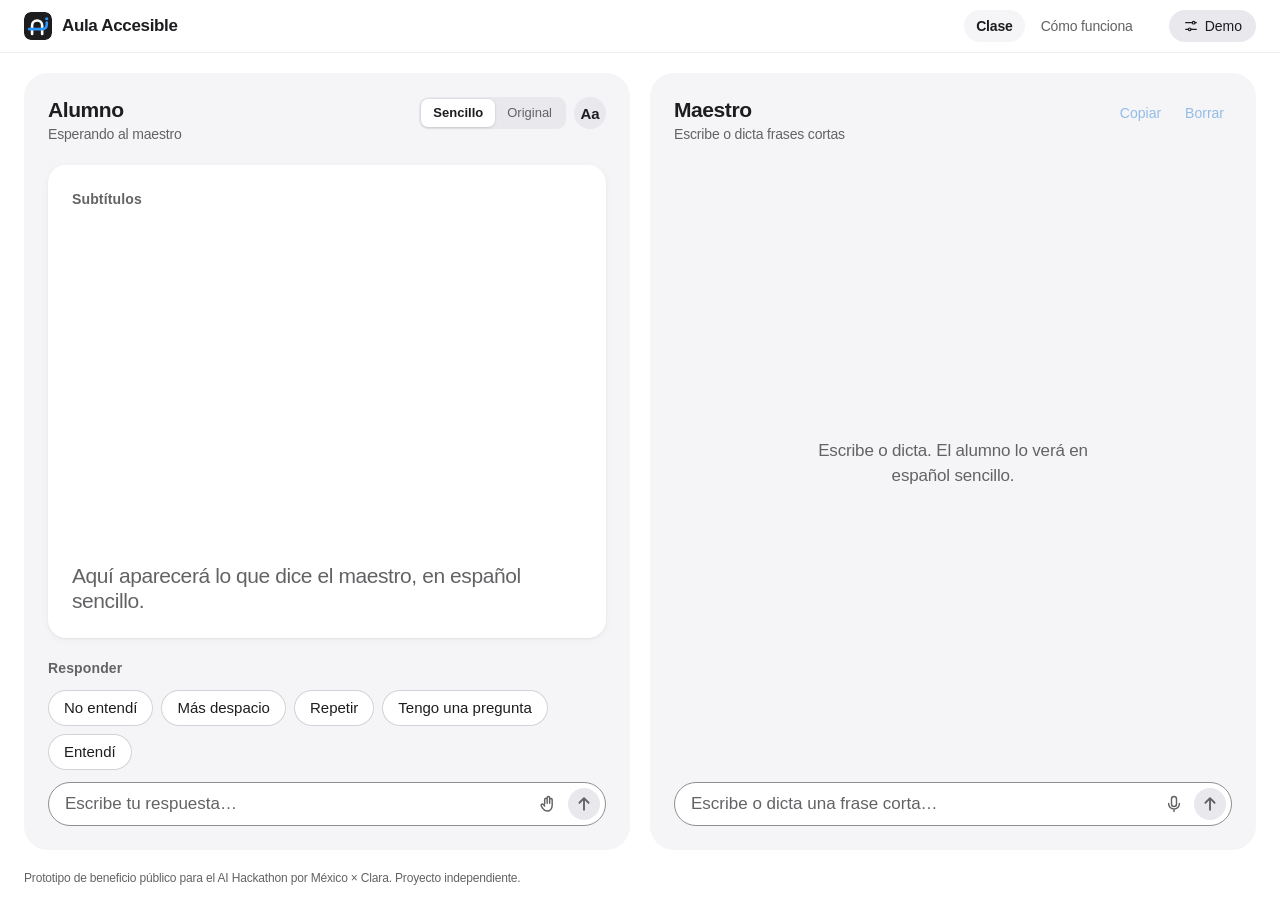
<file: index.html>
<!doctype html>
<html lang="es-MX">
<head>
  <meta charset="utf-8">
  <meta name="viewport" content="width=device-width, initial-scale=1">
  <title>Aula Accesible · Subtítulos claros para el salón</title>
  <meta name="description" content="Subtítulos en vivo en español sencillo, palabras clave y respuestas rápidas para alumnos sordos en el salón de clases.">
  <meta name="theme-color" content="#FFFFFF">
  <link rel="icon" href="assets/img/logo.svg" type="image/svg+xml">
  <link rel="apple-touch-icon" href="assets/img/logo-180.png">
  <link rel="stylesheet" href="css/main.css">
  <script type="module" src="js/main.js"></script>
</head>
<body class="page">

  <!-- ====================================================================
       Sprite de íconos (trazo de 1.75, estilo lineal)
       Uso: <svg class="icon"><use href="#icon-mic"></use></svg>
       ==================================================================== -->
  <svg xmlns="http://www.w3.org/2000/svg" hidden>
    <symbol id="icon-mic" viewBox="0 0 24 24"><path d="M9 6a3 3 0 0 1 6 0v6a3 3 0 0 1-6 0zM5.5 11.5a6.5 6.5 0 0 0 13 0M12 18v3"/></symbol>
    <symbol id="icon-stop" viewBox="0 0 24 24"><rect x="7" y="7" width="10" height="10" rx="2"/></symbol>
    <symbol id="icon-send" viewBox="0 0 24 24"><path d="M12 19V5M6.5 10.5 12 5l5.5 5.5"/></symbol>
    <symbol id="icon-hand" viewBox="0 0 24 24"><path d="M8 12V6.5a1.5 1.5 0 0 1 3 0V11M11 10.5v-6a1.5 1.5 0 0 1 3 0V11M14 7a1.5 1.5 0 0 1 3 0v6.5c0 4-2.5 7-6 7-2.5 0-4-1.2-5.3-3.2L4 14.5a1.5 1.5 0 0 1 2.4-1.8L8 14.5"/></symbol>
    <symbol id="icon-camera" viewBox="0 0 24 24"><rect x="3" y="7" width="12" height="10" rx="2"/><path d="m15 10.5 5.5-3v9l-5.5-3"/></symbol>
    <symbol id="icon-check" viewBox="0 0 24 24"><path d="M5 12.5l4.5 4.5L19 7.5"/></symbol>
    <symbol id="icon-alert" viewBox="0 0 24 24"><path d="M12 4 2.8 19.5h18.4L12 4zM12 10v4M12 17h.01"/></symbol>
    <symbol id="icon-info" viewBox="0 0 24 24"><circle cx="12" cy="12" r="9"/><path d="M12 11v5M12 8h.01"/></symbol>
    <symbol id="icon-wifi-off" viewBox="0 0 24 24"><path d="M3 3l18 18M8.5 16.5a5 5 0 0 1 7 0M5 13a10 10 0 0 1 5-2.7M14 10.3A10 10 0 0 1 19 13M2 9.5a15 15 0 0 1 4.5-2.8M12 20h.01"/></symbol>
    <symbol id="icon-sliders" viewBox="0 0 24 24"><path d="M4 7h10M18 7h2M4 17h4M12 17h8"/><circle cx="16" cy="7" r="2"/><circle cx="10" cy="17" r="2"/></symbol>
    <symbol id="icon-close" viewBox="0 0 24 24"><path d="M6 6l12 12M18 6 6 18"/></symbol>
    <symbol id="icon-chevron" viewBox="0 0 24 24"><path d="m9 6 6 6-6 6"/></symbol>
  </svg>

  <a class="skip-link" href="#main">Saltar al contenido</a>

  <!-- ====================================================================
       Cabecera
       ==================================================================== -->
  <header class="header">
    <div class="header__inner container">
      <a class="brand" href="index.html" aria-label="Aula Accesible, inicio">
        <img class="brand__logo" src="assets/img/logo.svg" alt="" width="28" height="28">
        <span class="brand__name">Aula Accesible</span>
      </a>
      <nav class="nav" aria-label="Principal">
        <a class="nav__link" href="index.html" aria-current="page">Clase</a>
        <a class="nav__link" href="fuentes.html">Cómo funciona</a>
      </nav>
      <button class="button button--secondary button--sm" type="button" data-demo-toggle aria-expanded="false" aria-controls="demo-panel" hidden>
        <svg class="icon icon--sm" aria-hidden="true"><use href="#icon-sliders"></use></svg>Demo
      </button>
    </div>
  </header>

  <main id="main" class="live container" tabindex="-1">

    <div class="banner" data-offline-banner role="alert" hidden>
      <svg class="icon" aria-hidden="true"><use href="#icon-wifi-off"></use></svg>
      <p class="banner__text">Sin conexión. Los mensajes no se pueden simplificar.</p>
      <button class="button button--plain button--sm" type="button" data-action="reconnect">Reintentar</button>
    </div>

    <div class="live__grid">

      <!-- ================================================================
           Panel del alumno
           ================================================================ -->
      <section class="panel" data-panel="alumno" aria-labelledby="alumno-title">
        <header class="panel__header">
          <div>
            <h2 class="panel__title" id="alumno-title">Alumno</h2>
            <p class="panel__status" data-status>
              <span class="pulse" data-status-pulse aria-hidden="true" hidden></span>
              <span data-status-text>Esperando al maestro</span>
            </p>
          </div>
          <div class="panel__tools">
            <div class="segmented" role="group" aria-label="Versión del texto">
              <button class="segmented__option" type="button" data-subtitle-mode="simple" aria-pressed="true">Sencillo</button>
              <button class="segmented__option" type="button" data-subtitle-mode="original" aria-pressed="false">Original</button>
            </div>
            <button class="button button--secondary button--icon" type="button" data-action="toggle-large-text" aria-pressed="false" aria-label="Texto grande" title="Texto grande">Aa</button>
          </div>
        </header>

        <!-- Subtítulos: lo último que dijo el maestro -->
        <div class="captions" data-captions aria-labelledby="captions-label">
          <p class="captions__label" id="captions-label" data-captions-label>Subtítulos</p>
          <p class="captions__previous" data-captions-previous hidden></p>
          <p class="captions__current" data-captions-current aria-live="polite">Aquí aparecerá lo que dice el maestro, en español sencillo.</p>
          <figure class="captions__video" data-captions-video hidden>
            <video data-captions-video-player playsinline muted controls></video>
            <figcaption class="captions__video-note">Animación en señas · experimental, no es una traducción validada</figcaption>
          </figure>
        </div>

        <!-- Palabras clave del último mensaje -->
        <section class="terms" data-terms aria-labelledby="terms-title" hidden>
          <h3 class="section-label" id="terms-title">Palabras clave</h3>
          <ul class="terms__list" data-terms-list></ul>
        </section>

        <!-- Señas · experimental -->
        <section class="lab" data-lab aria-labelledby="lab-title" hidden>
          <div class="lab__header">
            <h3 class="section-label" id="lab-title">Responder con señas <span class="badge">Experimental</span></h3>
            <button class="button button--plain button--sm" type="button" data-action="toggle-lab">Cerrar</button>
          </div>
          <div class="lab__body">
            <div class="lab__camera" data-lab-camera>
              <video class="lab__video" data-camera-video playsinline muted hidden></video>
              <div class="lab__view" data-camera-view="off">
                <svg class="icon icon--lg" aria-hidden="true"><use href="#icon-camera"></use></svg>
                <p>Cámara apagada</p>
              </div>
              <div class="lab__view" data-camera-view="asking" hidden><p>Esperando permiso…</p></div>
              <div class="lab__view lab__view--live" data-camera-view="active" hidden>
                <p class="lab__chip" data-camera-chip>En vivo</p>
              </div>
              <div class="lab__view" data-camera-view="paused" hidden><p>Cámara en pausa</p></div>
              <div class="lab__view" data-camera-view="unavailable" hidden>
                <svg class="icon icon--lg" aria-hidden="true"><use href="#icon-alert"></use></svg>
                <p data-camera-error>Sin permiso para la cámara</p>
              </div>
            </div>
            <div class="lab__side">
              <p class="lab__help">Reconoce solo las señas de las respuestas rápidas. Revisa el texto antes de que se envíe.</p>
              <div class="lab__result" data-lab-result hidden>
                <p class="lab__result-label" data-lab-result-label>Interpretando…</p>
                <p class="lab__result-text" data-lab-result-text></p>
                <div class="progress" data-lab-progress hidden><span class="progress__bar"></span></div>
                <button class="button button--plain button--sm" type="button" data-action="discard-signs">Descartar</button>
              </div>
              <div class="lab__actions">
                <button class="button button--primary button--sm" type="button" data-action="camera-on" data-camera-start>Encender cámara</button>
                <button class="button button--secondary button--sm" type="button" data-action="camera-toggle-pause" data-camera-pause hidden>Pausar</button>
              </div>
            </div>
          </div>
        </section>

        <!-- Respuestas del alumno -->
        <footer class="panel__footer">
          <h3 class="section-label" id="replies-title">Responder</h3>
          <ul class="replies" aria-labelledby="replies-title" data-replies></ul>
          <form class="composer" data-writer>
            <label class="sr-only" for="alumno-input">Escribe tu respuesta</label>
            <textarea class="composer__input" id="alumno-input" data-writer-input rows="1" maxlength="300"
                      placeholder="Escribe tu respuesta…" autocomplete="off"></textarea>
            <button class="composer__button" type="button" data-action="toggle-lab" aria-pressed="false" aria-label="Responder con señas (experimental)" title="Responder con señas (experimental)">
              <svg class="icon" aria-hidden="true"><use href="#icon-hand"></use></svg>
            </button>
            <button class="composer__send" type="submit" data-writer-send aria-label="Enviar al maestro" disabled>
              <svg class="icon" aria-hidden="true"><use href="#icon-send"></use></svg>
            </button>
          </form>
        </footer>
      </section>

      <!-- ================================================================
           Panel del maestro
           ================================================================ -->
      <section class="panel" data-panel="maestro" aria-labelledby="maestro-title">
        <header class="panel__header">
          <div>
            <h2 class="panel__title" id="maestro-title">Maestro</h2>
            <p class="panel__status">Escribe o dicta frases cortas</p>
          </div>
          <div class="panel__tools">
            <button class="button button--plain button--sm" type="button" data-action="copy-conversation" disabled>Copiar</button>
            <button class="button button--plain button--sm" type="button" data-action="clear-conversation" disabled>Borrar</button>
          </div>
        </header>

        <ol class="conversation" data-conversation aria-label="Conversación" aria-live="polite"></ol>

        <footer class="panel__footer">
          <div class="hint-stack" data-composer-feedback></div>
          <form class="composer" data-composer>
            <label class="sr-only" for="composer-input">Mensaje para el alumno</label>
            <textarea class="composer__input" id="composer-input" data-composer-input rows="1"
                      placeholder="Escribe o dicta una frase corta…" autocomplete="off"></textarea>
            <button class="composer__button" type="button" data-action="toggle-mic" aria-pressed="false" aria-label="Dictar con el micrófono" title="Dictar con el micrófono">
              <svg class="icon" aria-hidden="true"><use href="#icon-mic" data-mic-icon></use></svg>
            </button>
            <button class="composer__send" type="submit" data-composer-send aria-label="Enviar al alumno" disabled>
              <svg class="icon" aria-hidden="true"><use href="#icon-send"></use></svg>
            </button>
          </form>
        </footer>
      </section>

    </div>
  </main>

  <footer class="footer">
    <div class="container">
      <p>Prototipo de beneficio público para el AI Hackathon por México × Clara. Proyecto independiente.</p>
    </div>
  </footer>

  <!-- Anuncios para lectores de pantalla -->
  <div class="sr-only" data-live-region aria-live="polite"></div>

  <!-- Mensaje temporal -->
  <div class="toast" data-toast role="status" hidden>
    <svg class="icon icon--sm" aria-hidden="true"><use href="#icon-check" data-toast-icon></use></svg>
    <p class="toast__text" data-toast-text></p>
    <button class="button button--plain button--sm" type="button" data-action="undo" data-toast-undo hidden>Deshacer</button>
    <button class="button button--icon button--ghost" type="button" data-action="close-toast" aria-label="Cerrar mensaje">
      <svg class="icon icon--sm" aria-hidden="true"><use href="#icon-close"></use></svg>
    </button>
  </div>

  <!-- Plantilla de mensaje -->
  <template id="message-template">
    <li class="message">
      <p class="message__bubble" data-message-text></p>
      <p class="message__meta" data-message-meta></p>
    </li>
  </template>

  <!-- Controles de demostración (solo con CONFIG.DEMO_MODE) -->
  <aside class="demo" id="demo-panel" data-demo-panel aria-labelledby="demo-title" hidden>
    <div class="demo__header">
      <h2 class="demo__title" id="demo-title">Demostración</h2>
      <button class="button button--icon button--ghost" type="button" data-demo-close aria-label="Cerrar">
        <svg class="icon icon--sm" aria-hidden="true"><use href="#icon-close"></use></svg>
      </button>
    </div>
    <p class="demo__note">Simulan dictado, simplificación y señas. Los textos son de ejemplo.</p>
    <div class="demo__group">
      <button class="demo__action" type="button" data-demo="example">Cargar clase de ejemplo</button>
      <button class="demo__action" type="button" data-demo="dictation">Simular dictado</button>
      <button class="demo__action" type="button" data-demo="signs">Simular señas</button>
      <button class="demo__action" type="button" data-demo="signs-fail">Señas no reconocidas</button>
    </div>
    <div class="demo__group">
      <button class="demo__action" type="button" data-demo="mic-denied">Micrófono sin permiso</button>
      <button class="demo__action" type="button" data-demo="camera-denied">Cámara sin permiso</button>
      <button class="demo__action" type="button" data-demo="offline">Perder conexión</button>
      <button class="demo__action" type="button" data-demo="reset">Reiniciar</button>
    </div>
    <label class="demo__option"><input type="checkbox" data-demo-fail>La próxima simplificación falla</label>
  </aside>

</body>
</html>
</file>
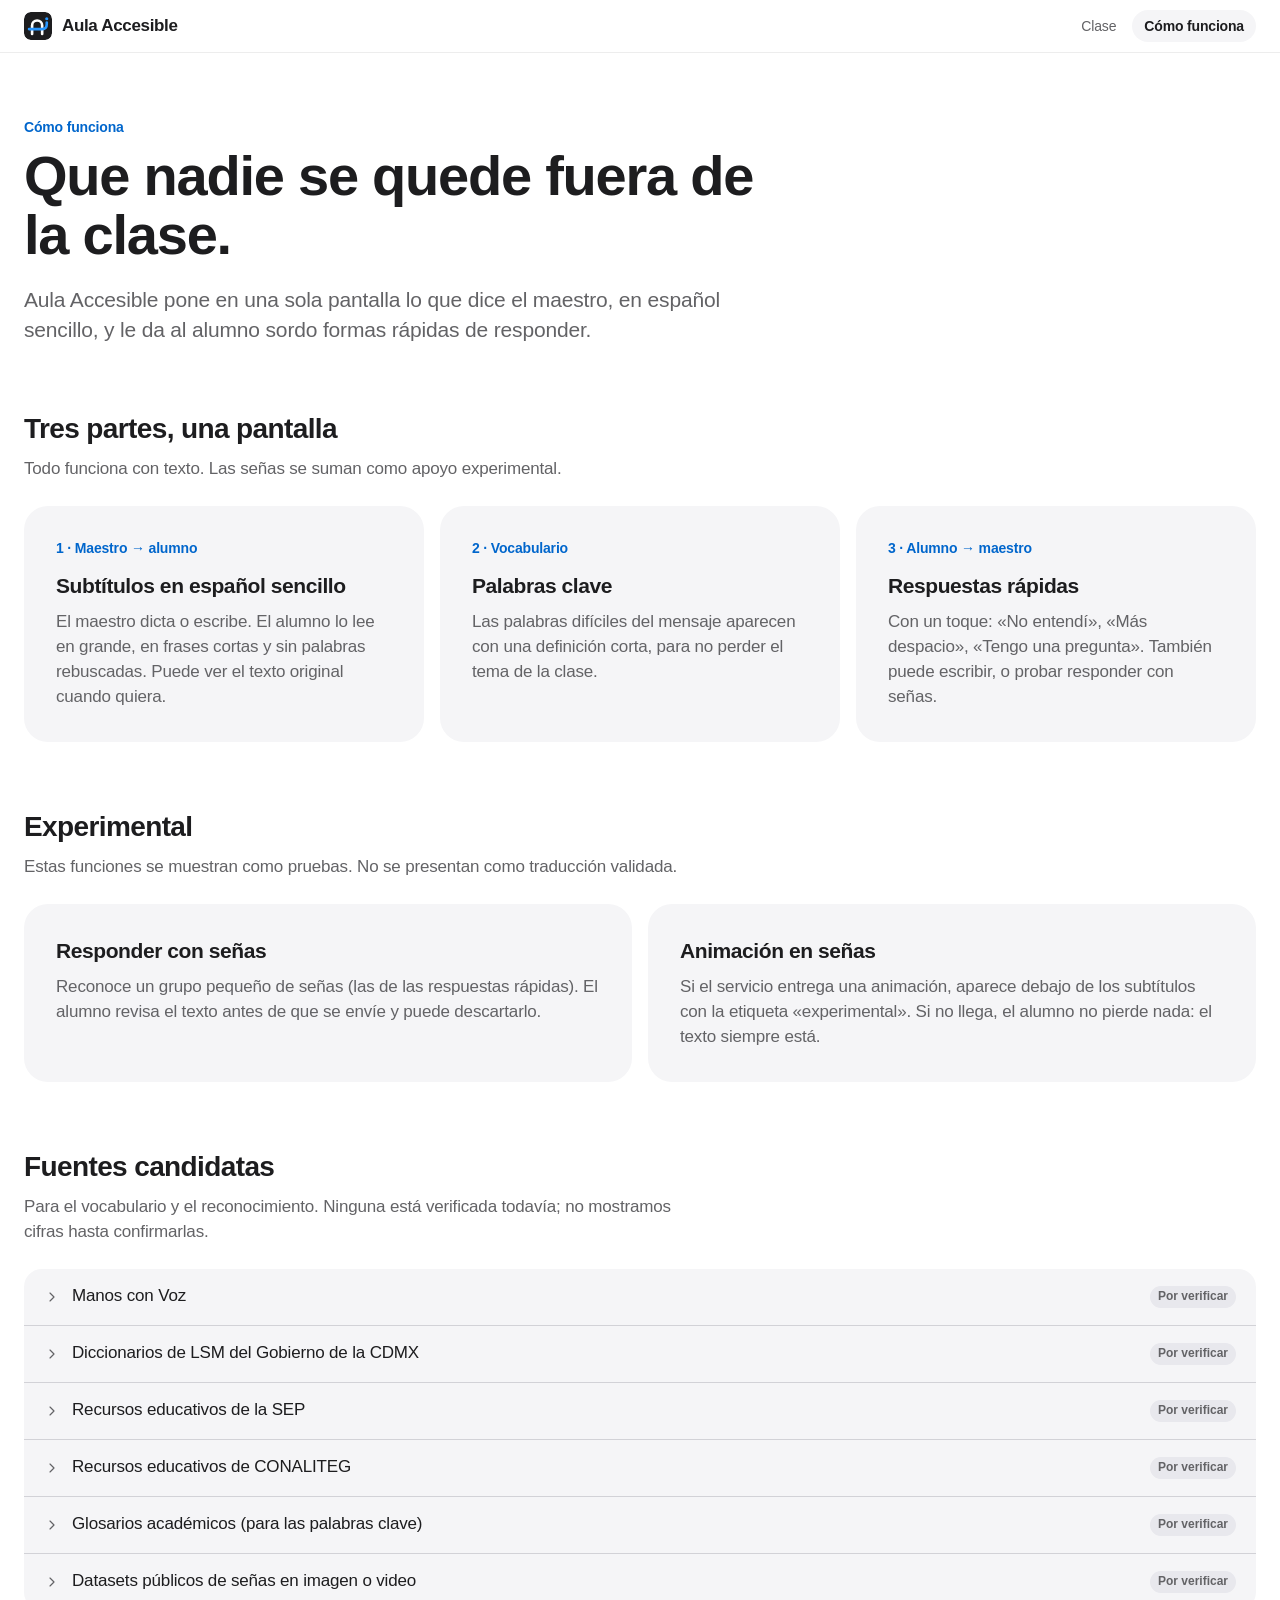
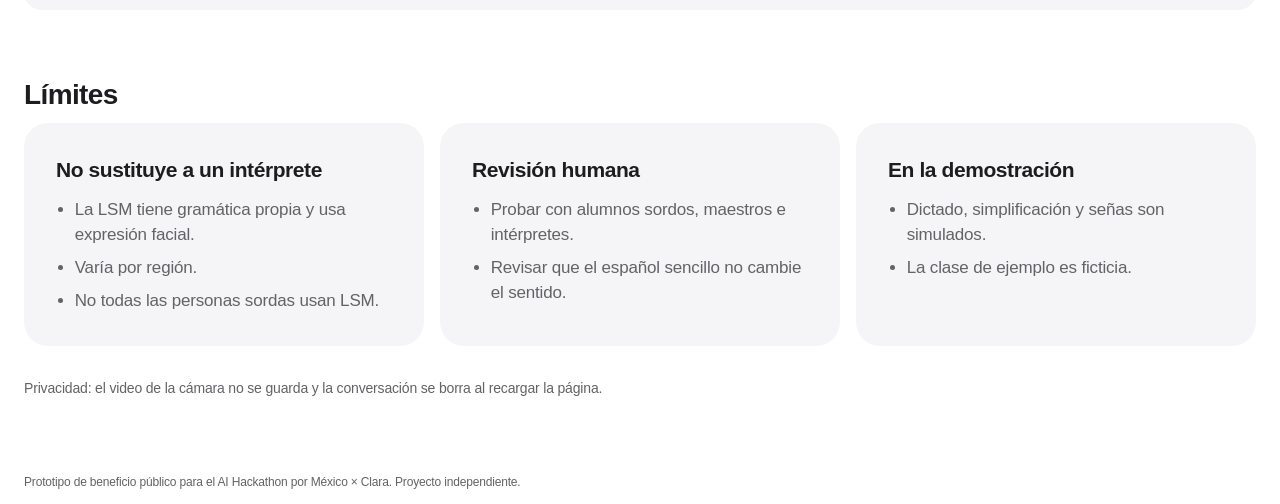
<file: fuentes.html>
<!doctype html>
<html lang="es-MX">
<head>
  <meta charset="utf-8">
  <meta name="viewport" content="width=device-width, initial-scale=1">
  <title>Cómo funciona · Aula Accesible</title>
  <meta name="description" content="Cómo funciona Aula Accesible, fuentes candidatas y límites del prototipo.">
  <meta name="theme-color" content="#FFFFFF">
  <link rel="icon" href="assets/img/logo.svg" type="image/svg+xml">
  <link rel="apple-touch-icon" href="assets/img/logo-180.png">
  <link rel="stylesheet" href="css/main.css">
</head>
<body class="page page--scroll">

  <svg xmlns="http://www.w3.org/2000/svg" hidden>
    <symbol id="icon-chevron" viewBox="0 0 24 24"><path d="m9 6 6 6-6 6"/></symbol>
  </svg>

  <a class="skip-link" href="#main">Saltar al contenido</a>

  <header class="header">
    <div class="header__inner container">
      <a class="brand" href="index.html" aria-label="Aula Accesible, inicio">
        <img class="brand__logo" src="assets/img/logo.svg" alt="" width="28" height="28">
        <span class="brand__name">Aula Accesible</span>
      </a>
      <nav class="nav" aria-label="Principal">
        <a class="nav__link" href="index.html">Clase</a>
        <a class="nav__link" href="fuentes.html" aria-current="page">Cómo funciona</a>
      </nav>
    </div>
  </header>

  <main id="main" class="content container" tabindex="-1">
    <div class="content__head">
      <p class="content__eyebrow">Cómo funciona</p>
      <h1 class="content__title">Que nadie se quede fuera de la clase.</h1>
      <p class="content__lead">Aula Accesible pone en una sola pantalla lo que dice el maestro, en español sencillo, y le da al alumno sordo formas rápidas de responder.</p>
    </div>

    <!-- ================================================================
         Tres partes
         ================================================================ -->
    <section class="content__section" aria-labelledby="partes-title">
      <h2 class="content__section-title" id="partes-title">Tres partes, una pantalla</h2>
      <p class="content__intro">Todo funciona con texto. Las señas se suman como apoyo experimental.</p>
      <div class="feature-grid">
        <article class="feature-card">
          <p class="feature-card__step">1 · Maestro → alumno</p>
          <h3 class="feature-card__title">Subtítulos en español sencillo</h3>
          <p class="feature-card__text">El maestro dicta o escribe. El alumno lo lee en grande, en frases cortas y sin palabras rebuscadas. Puede ver el texto original cuando quiera.</p>
        </article>
        <article class="feature-card">
          <p class="feature-card__step">2 · Vocabulario</p>
          <h3 class="feature-card__title">Palabras clave</h3>
          <p class="feature-card__text">Las palabras difíciles del mensaje aparecen con una definición corta, para no perder el tema de la clase.</p>
        </article>
        <article class="feature-card">
          <p class="feature-card__step">3 · Alumno → maestro</p>
          <h3 class="feature-card__title">Respuestas rápidas</h3>
          <p class="feature-card__text">Con un toque: «No entendí», «Más despacio», «Tengo una pregunta». También puede escribir, o probar responder con señas.</p>
        </article>
      </div>
    </section>

    <!-- ================================================================
         Experimental
         ================================================================ -->
    <section class="content__section" aria-labelledby="exp-title">
      <h2 class="content__section-title" id="exp-title">Experimental</h2>
      <p class="content__intro">Estas funciones se muestran como pruebas. No se presentan como traducción validada.</p>
      <div class="feature-grid">
        <article class="feature-card">
          <h3 class="feature-card__title">Responder con señas</h3>
          <p class="feature-card__text">Reconoce un grupo pequeño de señas (las de las respuestas rápidas). El alumno revisa el texto antes de que se envíe y puede descartarlo.</p>
        </article>
        <article class="feature-card">
          <h3 class="feature-card__title">Animación en señas</h3>
          <p class="feature-card__text">Si el servicio entrega una animación, aparece debajo de los subtítulos con la etiqueta «experimental». Si no llega, el alumno no pierde nada: el texto siempre está.</p>
        </article>
      </div>
    </section>

    <!-- ================================================================
         Fuentes candidatas
         ================================================================ -->
    <section class="content__section" aria-labelledby="fuentes-title">
      <h2 class="content__section-title" id="fuentes-title">Fuentes candidatas</h2>
      <p class="content__intro">Para el vocabulario y el reconocimiento. Ninguna está verificada todavía; no mostramos cifras hasta confirmarlas.</p>
      <ul class="source-list">
      <li class="source-list__item">
        <details>
          <summary class="source-list__summary">
            <svg class="icon icon--sm" aria-hidden="true"><use href="#icon-chevron"></use></svg>Manos con Voz
            <span class="badge">Por verificar</span>
          </summary>
          <div class="source-list__body">
            <dl class="data-grid">
              <div><dt class="data-grid__term">Institución o autor</dt><dd class="data-grid__value">Por verificar</dd></div>
              <div><dt class="data-grid__term">Enlace</dt><dd class="data-grid__value">Por verificar</dd></div>
              <div><dt class="data-grid__term">Fecha de consulta</dt><dd class="data-grid__value">Se registra al consultar</dd></div>
              <div><dt class="data-grid__term">Condiciones de uso</dt><dd class="data-grid__value">Por verificar</dd></div>
            </dl>
          </div>
        </details>
      </li>
      <li class="source-list__item">
        <details>
          <summary class="source-list__summary">
            <svg class="icon icon--sm" aria-hidden="true"><use href="#icon-chevron"></use></svg>Diccionarios de LSM del Gobierno de la CDMX
            <span class="badge">Por verificar</span>
          </summary>
          <div class="source-list__body">
            <dl class="data-grid">
              <div><dt class="data-grid__term">Institución o autor</dt><dd class="data-grid__value">Por verificar</dd></div>
              <div><dt class="data-grid__term">Enlace</dt><dd class="data-grid__value">Por verificar</dd></div>
              <div><dt class="data-grid__term">Fecha de consulta</dt><dd class="data-grid__value">Se registra al consultar</dd></div>
              <div><dt class="data-grid__term">Condiciones de uso</dt><dd class="data-grid__value">Por verificar</dd></div>
            </dl>
          </div>
        </details>
      </li>
      <li class="source-list__item">
        <details>
          <summary class="source-list__summary">
            <svg class="icon icon--sm" aria-hidden="true"><use href="#icon-chevron"></use></svg>Recursos educativos de la SEP
            <span class="badge">Por verificar</span>
          </summary>
          <div class="source-list__body">
            <dl class="data-grid">
              <div><dt class="data-grid__term">Institución o autor</dt><dd class="data-grid__value">Por verificar</dd></div>
              <div><dt class="data-grid__term">Enlace</dt><dd class="data-grid__value">Por verificar</dd></div>
              <div><dt class="data-grid__term">Fecha de consulta</dt><dd class="data-grid__value">Se registra al consultar</dd></div>
              <div><dt class="data-grid__term">Condiciones de uso</dt><dd class="data-grid__value">Por verificar</dd></div>
            </dl>
            <p class="source-list__note">Se revisa por separado de CONALITEG.</p>
          </div>
        </details>
      </li>
      <li class="source-list__item">
        <details>
          <summary class="source-list__summary">
            <svg class="icon icon--sm" aria-hidden="true"><use href="#icon-chevron"></use></svg>Recursos educativos de CONALITEG
            <span class="badge">Por verificar</span>
          </summary>
          <div class="source-list__body">
            <dl class="data-grid">
              <div><dt class="data-grid__term">Institución o autor</dt><dd class="data-grid__value">Por verificar</dd></div>
              <div><dt class="data-grid__term">Enlace</dt><dd class="data-grid__value">Por verificar</dd></div>
              <div><dt class="data-grid__term">Fecha de consulta</dt><dd class="data-grid__value">Se registra al consultar</dd></div>
              <div><dt class="data-grid__term">Condiciones de uso</dt><dd class="data-grid__value">Por verificar</dd></div>
            </dl>
            <p class="source-list__note">Se revisa por separado de la SEP.</p>
          </div>
        </details>
      </li>
      <li class="source-list__item">
        <details>
          <summary class="source-list__summary">
            <svg class="icon icon--sm" aria-hidden="true"><use href="#icon-chevron"></use></svg>Glosarios académicos (para las palabras clave)
            <span class="badge">Por verificar</span>
          </summary>
          <div class="source-list__body">
            <dl class="data-grid">
              <div><dt class="data-grid__term">Institución o autor</dt><dd class="data-grid__value">Por verificar</dd></div>
              <div><dt class="data-grid__term">Enlace</dt><dd class="data-grid__value">Por verificar</dd></div>
              <div><dt class="data-grid__term">Fecha de consulta</dt><dd class="data-grid__value">Se registra al consultar</dd></div>
              <div><dt class="data-grid__term">Condiciones de uso</dt><dd class="data-grid__value">Por verificar</dd></div>
            </dl>
          </div>
        </details>
      </li>
      <li class="source-list__item">
        <details>
          <summary class="source-list__summary">
            <svg class="icon icon--sm" aria-hidden="true"><use href="#icon-chevron"></use></svg>Datasets públicos de señas en imagen o video
            <span class="badge">Por verificar</span>
          </summary>
          <div class="source-list__body">
            <dl class="data-grid">
              <div><dt class="data-grid__term">Institución o autor</dt><dd class="data-grid__value">Por verificar</dd></div>
              <div><dt class="data-grid__term">Enlace</dt><dd class="data-grid__value">Por verificar</dd></div>
              <div><dt class="data-grid__term">Fecha de consulta</dt><dd class="data-grid__value">Se registra al consultar</dd></div>
              <div><dt class="data-grid__term">Condiciones de uso</dt><dd class="data-grid__value">Por verificar</dd></div>
            </dl>
            <p class="source-list__note">Kaggle o Roboflow solo alojan: se cita al autor real y su licencia.</p>
          </div>
        </details>
      </li>
      </ul>
    </section>

    <!-- ================================================================
         Límites
         ================================================================ -->
    <section class="content__section" aria-labelledby="limites-title">
      <h2 class="content__section-title" id="limites-title">Límites</h2>
      <div class="feature-grid">
        <article class="feature-card">
          <h3 class="feature-card__title">No sustituye a un intérprete</h3>
          <ul class="feature-card__list">
            <li>La LSM tiene gramática propia y usa expresión facial.</li>
            <li>Varía por región.</li>
            <li>No todas las personas sordas usan LSM.</li>
          </ul>
        </article>
        <article class="feature-card">
          <h3 class="feature-card__title">Revisión humana</h3>
          <ul class="feature-card__list">
            <li>Probar con alumnos sordos, maestros e intérpretes.</li>
            <li>Revisar que el español sencillo no cambie el sentido.</li>
          </ul>
        </article>
        <article class="feature-card">
          <h3 class="feature-card__title">En la demostración</h3>
          <ul class="feature-card__list">
            <li>Dictado, simplificación y señas son simulados.</li>
            <li>La clase de ejemplo es ficticia.</li>
          </ul>
        </article>
      </div>
      <p class="content__note">Privacidad: el video de la cámara no se guarda y la conversación se borra al recargar la página.</p>
    </section>
  </main>

  <footer class="footer">
    <div class="container">
      <p>Prototipo de beneficio público para el AI Hackathon por México × Clara. Proyecto independiente.</p>
    </div>
  </footer>

</body>
</html>
</file>
<file: css/main.css>
*,
*::before,
*::after {
  box-sizing: border-box;
}

html {
  -webkit-text-size-adjust: 100%;
}

body,
h1,
h2,
h3,
p,
ol,
ul,
dl,
dd,
figure {
  margin: 0;
}

ol,
ul {
  padding: 0;
}

img,
svg,
video {
  display: block;
  max-width: 100%;
}

button,
input,
textarea,
select {
  font: inherit;
  color: inherit;
}

[hidden] {
  display: none !important;
}

html {
  scroll-behavior: smooth;
}
@media (prefers-reduced-motion: reduce) {
  html {
    scroll-behavior: auto;
  }
}

body {
  font-family: -apple-system, BlinkMacSystemFont, "SF Pro Text", "Helvetica Neue", "Segoe UI", Roboto, Arial, sans-serif;
  font-size: 17px;
  line-height: 1.47;
  letter-spacing: -0.01em;
  color: #1D1D1F;
  background: #FFFFFF;
  -webkit-font-smoothing: antialiased;
  -moz-osx-font-smoothing: grayscale;
}

a {
  color: #0066CC;
  text-decoration: none;
}
a:hover {
  text-decoration: underline;
}

.page {
  display: flex;
  flex-direction: column;
  min-height: 100vh;
  min-height: 100dvh;
}
@media (min-width: 1000px) and (min-height: 640px) {
  .page {
    height: 100vh;
    height: 100dvh;
    overflow: hidden;
  }
}

@media (min-width: 1000px) and (min-height: 640px) {
  .page--scroll {
    height: auto;
    overflow: visible;
  }
}

.container {
  width: 100%;
  max-width: 1280px;
  margin-inline: auto;
  padding-inline: 24px;
}
@media (max-width: 560px) {
  .container {
    padding-inline: 16px;
  }
}

.icon {
  flex: none;
  width: 20px;
  height: 20px;
  fill: none;
  stroke: currentColor;
  stroke-width: 1.75;
  stroke-linecap: round;
  stroke-linejoin: round;
}

.icon--sm {
  width: 16px;
  height: 16px;
}

.icon--lg {
  width: 28px;
  height: 28px;
  stroke-width: 1.5;
}

.section-label {
  font-size: 14px;
  font-weight: 600;
  color: #636366;
  letter-spacing: 0.01em;
  display: flex;
  align-items: center;
  gap: 8px;
}

:focus-visible {
  outline: 3px solid rgba(0, 102, 204, 0.55);
  outline-offset: 2px;
}

.sr-only {
  position: absolute;
  width: 1px;
  height: 1px;
  padding: 0;
  margin: -1px;
  overflow: hidden;
  clip: rect(0, 0, 0, 0);
  white-space: nowrap;
  border: 0;
}

.skip-link {
  position: absolute;
  top: 8px;
  left: 8px;
  z-index: 100;
  padding: 8px 16px;
  border-radius: 980px;
  background: #1D1D1F;
  color: #FFFFFF;
  font-weight: 600;
  transform: translateY(-200%);
}
.skip-link:focus {
  transform: none;
}

@media (prefers-reduced-motion: reduce) {
  *,
  *::before,
  *::after {
    animation-duration: 0.01ms !important;
    animation-iteration-count: 1 !important;
    transition-duration: 0.01ms !important;
  }
}
.header {
  position: sticky;
  top: 0;
  z-index: 10;
  flex: none;
  border-bottom: 1px solid rgba(29, 29, 31, 0.08);
  background: rgba(255, 255, 255, 0.8);
  backdrop-filter: saturate(180%) blur(20px);
  -webkit-backdrop-filter: saturate(180%) blur(20px);
}

.header__inner {
  display: flex;
  align-items: center;
  gap: 24px;
  min-height: 52px;
}
@media (max-width: 560px) {
  .header__inner {
    gap: 8px;
  }
}

.brand {
  display: inline-flex;
  align-items: center;
  gap: 10px;
  color: #1D1D1F;
}
.brand:hover {
  text-decoration: none;
}

.brand__logo {
  border-radius: 7px;
}

.brand__name {
  font-size: 17px;
  font-weight: 600;
  letter-spacing: -0.02em;
}
@media (max-width: 560px) {
  .brand__name {
    display: none;
  }
}

.nav {
  display: flex;
  gap: 4px;
  margin-left: auto;
}

.nav__link {
  padding: 6px 12px;
  border-radius: 980px;
  font-size: 14px;
  color: #636366;
  white-space: nowrap;
  transition-property: color, background-color;
  transition-duration: 200ms;
  transition-timing-function: cubic-bezier(0.25, 0.1, 0.25, 1);
}
.nav__link:hover {
  color: #1D1D1F;
  text-decoration: none;
}
.nav__link[aria-current=page] {
  color: #1D1D1F;
  font-weight: 600;
  background: #F5F5F7;
}

.footer {
  flex: none;
  padding-block: 12px;
  font-size: 12px;
  color: #636366;
}

.live {
  display: flex;
  flex-direction: column;
  gap: 16px;
  padding-top: 20px;
  padding-bottom: 8px;
}
@media (min-width: 1000px) and (min-height: 640px) {
  .live {
    flex: 1;
    min-height: 0;
  }
}

.live__grid {
  display: grid;
  gap: 20px;
}
@media (min-width: 1000px) {
  .live__grid {
    grid-template-columns: 1fr 1fr;
  }
}
@media (min-width: 1000px) and (min-height: 640px) {
  .live__grid {
    flex: 1;
    min-height: 0;
  }
}

.content {
  padding-block: 64px 64px;
}
@media (max-width: 560px) {
  .content {
    padding-block: 32px;
  }
}

.content__head {
  max-width: 760px;
  margin-bottom: 48px;
}

.content__eyebrow {
  margin-bottom: 8px;
  font-size: 14px;
  font-weight: 600;
  color: #0066CC;
}

.content__title {
  font-family: -apple-system, BlinkMacSystemFont, "SF Pro Display", "Helvetica Neue", "Segoe UI", Roboto, Arial, sans-serif;
  font-size: 56px;
  font-weight: 700;
  line-height: 1.07;
  letter-spacing: -0.022em;
}
@media (max-width: 560px) {
  .content__title {
    font-size: 36px;
  }
}

.content__lead {
  margin-top: 20px;
  font-size: 21px;
  line-height: 1.4;
  color: #636366;
}

.content__section {
  margin-top: 64px;
}
@media (max-width: 560px) {
  .content__section {
    margin-top: 48px;
  }
}

.content__section-title {
  margin-bottom: 8px;
  font-family: -apple-system, BlinkMacSystemFont, "SF Pro Display", "Helvetica Neue", "Segoe UI", Roboto, Arial, sans-serif;
  font-size: 28px;
  font-weight: 600;
  letter-spacing: -0.022em;
}

.content__intro {
  max-width: 680px;
  margin-bottom: 24px;
  color: #636366;
}

.content__note {
  margin-top: 32px;
  font-size: 14px;
  color: #636366;
}

.button {
  margin: 0;
  padding: 0;
  border: 0;
  background: none;
  font: inherit;
  color: inherit;
  cursor: pointer;
  -webkit-tap-highlight-color: transparent;
  transition-property: background-color, color, opacity, box-shadow;
  transition-duration: 200ms;
  transition-timing-function: cubic-bezier(0.25, 0.1, 0.25, 1);
}
.button:disabled, .button[aria-disabled=true] {
  opacity: 0.4;
  cursor: not-allowed;
}
.button {
  display: inline-flex;
  flex: none;
  align-items: center;
  justify-content: center;
  gap: 6px;
  min-height: 44px;
  padding: 0 20px;
  border-radius: 980px;
  font-size: 15px;
  font-weight: 500;
  line-height: 1;
  white-space: nowrap;
}

.button--primary {
  background: #0066CC;
  color: #FFFFFF;
}
.button--primary:hover:not(:disabled) {
  background: #0058B0;
}

.button--secondary {
  background: #E8E8ED;
  color: #1D1D1F;
}
.button--secondary:hover:not(:disabled) {
  background: #DEDEE3;
}
.button--secondary[aria-pressed=true] {
  background: #1D1D1F;
  color: #FFFFFF;
}

.button--plain {
  min-height: 32px;
  padding: 0 8px;
  color: #0066CC;
}
.button--plain:hover:not(:disabled) {
  opacity: 0.75;
}

.button--ghost {
  color: #636366;
}
.button--ghost:hover:not(:disabled) {
  background: #E8E8ED;
  color: #1D1D1F;
}

.button--sm {
  min-height: 32px;
  padding-inline: 14px;
  font-size: 14px;
}

.button--icon {
  width: 32px;
  min-height: 32px;
  padding: 0;
  font-weight: 600;
}

.button--plain.button--sm {
  padding-inline: 8px;
}

.segmented {
  display: inline-flex;
  padding: 2px;
  border-radius: 9px;
  background: #E8E8ED;
}

.segmented__option {
  margin: 0;
  padding: 0;
  border: 0;
  background: none;
  font: inherit;
  color: inherit;
  cursor: pointer;
  -webkit-tap-highlight-color: transparent;
  transition-property: background-color, box-shadow, color;
  transition-duration: 200ms;
  transition-timing-function: cubic-bezier(0.25, 0.1, 0.25, 1);
  min-height: 28px;
  padding: 0 12px;
  border-radius: 7px;
  font-size: 13px;
  font-weight: 500;
  color: #636366;
}
.segmented__option:hover {
  color: #1D1D1F;
}
.segmented__option[aria-pressed=true] {
  background: #FFFFFF;
  color: #1D1D1F;
  font-weight: 600;
  box-shadow: 0 1px 3px rgba(0, 0, 0, 0.12), 0 0 0 0.5px rgba(0, 0, 0, 0.04);
}

.badge {
  display: inline-flex;
  align-items: center;
  padding: 2px 8px;
  border-radius: 980px;
  background: #E8E8ED;
  font-size: 12px;
  font-weight: 600;
  color: #636366;
  letter-spacing: 0;
  white-space: nowrap;
}

.hint-stack:empty {
  display: none;
}

.hint-stack {
  display: grid;
  gap: 4px;
}

.hint {
  display: flex;
  align-items: center;
  gap: 6px;
  font-size: 14px;
  color: #636366;
}

.hint--warn {
  color: #B25000;
}

.hint--error {
  color: #C9000F;
}

.banner {
  display: flex;
  align-items: center;
  gap: 12px;
  padding: 8px 12px 8px 16px;
  border-radius: 12px;
  background: #F5F5F7;
  color: #B25000;
}

.banner__text {
  flex: 1;
  font-size: 14px;
  color: #1D1D1F;
}

.toast {
  position: fixed;
  left: 50%;
  bottom: 24px;
  z-index: 30;
  display: flex;
  align-items: center;
  gap: 8px;
  max-width: calc(100vw - 32px);
  padding: 6px 6px 6px 16px;
  border-radius: 980px;
  background: rgba(29, 29, 31, 0.92);
  color: #FFFFFF;
  box-shadow: 0 8px 32px rgba(0, 0, 0, 0.12), 0 2px 6px rgba(0, 0, 0, 0.06);
  transform: translateX(-50%);
  animation: toast-in 240ms cubic-bezier(0.25, 0.1, 0.25, 1);
  backdrop-filter: blur(20px);
  -webkit-backdrop-filter: blur(20px);
}
.toast .button--plain {
  color: #2997FF;
}
.toast .button--ghost {
  color: #D2D2D7;
}
.toast .button--ghost:hover {
  background: rgba(255, 255, 255, 0.12);
  color: #FFFFFF;
}

.toast--warn .icon {
  color: #FFB340;
}

.toast__text {
  font-size: 14px;
}

@keyframes toast-in {
  from {
    opacity: 0;
    transform: translate(-50%, 8px);
  }
}
.pulse {
  display: inline-block;
  flex: none;
  width: 8px;
  height: 8px;
  border-radius: 50%;
  background: #0066CC;
  animation: pulse 1.2s cubic-bezier(0.25, 0.1, 0.25, 1) infinite;
}

@keyframes pulse {
  0%, 100% {
    opacity: 1;
  }
  50% {
    opacity: 0.35;
  }
}
.progress {
  height: 3px;
  overflow: hidden;
  border-radius: 980px;
  background: #E8E8ED;
}

.progress__bar {
  display: block;
  height: 100%;
  background: #0066CC;
  transform-origin: left;
  animation: progress-fill 1400ms linear forwards;
}

@keyframes progress-fill {
  from {
    transform: scaleX(0);
  }
  to {
    transform: scaleX(1);
  }
}
.panel {
  display: flex;
  flex-direction: column;
  gap: 20px;
  min-width: 0;
  padding: 24px;
  border-radius: 24px;
  background: #F5F5F7;
}
@media (max-width: 560px) {
  .panel {
    gap: 16px;
    padding: 16px;
    border-radius: 18px;
  }
}
@media (min-width: 1000px) and (min-height: 640px) {
  .panel {
    height: 100%;
    min-height: 0;
    overflow-y: auto;
  }
}

.panel__header {
  display: flex;
  flex-wrap: wrap;
  align-items: flex-start;
  justify-content: space-between;
  gap: 12px;
}

.panel__title {
  font-family: -apple-system, BlinkMacSystemFont, "SF Pro Display", "Helvetica Neue", "Segoe UI", Roboto, Arial, sans-serif;
  font-size: 21px;
  font-weight: 600;
  line-height: 1.2;
  letter-spacing: -0.02em;
}

.panel__status {
  display: flex;
  align-items: center;
  gap: 6px;
  min-height: 20px;
  margin-top: 2px;
  font-size: 14px;
  color: #636366;
}

.panel__tools {
  display: flex;
  align-items: center;
  gap: 8px;
}

.panel__footer {
  display: flex;
  flex-direction: column;
  gap: 12px;
  margin-top: auto;
}

.captions {
  display: flex;
  flex-direction: column;
  justify-content: flex-end;
  gap: 12px;
  min-height: 220px;
  padding: 24px;
  border-radius: 18px;
  background: #FFFFFF;
  box-shadow: 0 1px 2px rgba(0, 0, 0, 0.05), 0 2px 8px rgba(0, 0, 0, 0.04);
}
@media (max-width: 560px) {
  .captions {
    min-height: 180px;
    padding: 20px;
  }
}
@media (min-width: 1000px) and (min-height: 640px) {
  .captions {
    flex: 1 1 auto;
    min-height: 160px;
    overflow-y: auto;
  }
}

.captions__label {
  font-size: 14px;
  font-weight: 600;
  color: #636366;
  letter-spacing: 0.01em;
  margin-bottom: auto;
}

.captions__previous {
  font-size: 17px;
  line-height: 1.4;
  color: #636366;
}

.captions__current {
  font-family: -apple-system, BlinkMacSystemFont, "SF Pro Display", "Helvetica Neue", "Segoe UI", Roboto, Arial, sans-serif;
  font-size: 32px;
  font-weight: 600;
  line-height: 1.22;
  letter-spacing: -0.02em;
  overflow-wrap: anywhere;
}
@media (max-width: 560px) {
  .captions__current {
    font-size: 26px;
  }
}

.captions__current--large {
  font-size: 42px;
}
@media (max-width: 560px) {
  .captions__current--large {
    font-size: 32px;
  }
}

.captions__current--empty {
  font-size: 21px;
  font-weight: 400;
  color: #636366;
}

.captions__current--live::after {
  content: "";
  display: inline-block;
  width: 2px;
  height: 0.9em;
  margin-left: 3px;
  vertical-align: -0.08em;
  background: #0066CC;
  animation: caret 1s steps(1) infinite;
}

@keyframes caret {
  50% {
    opacity: 0;
  }
}
.captions__video video {
  width: 100%;
  max-height: 260px;
  border-radius: 12px;
  background: #1D1D1F;
}

.captions__video-note {
  margin-top: 8px;
  font-size: 12px;
  color: #636366;
}

.terms {
  display: flex;
  flex-direction: column;
  gap: 12px;
}

.terms__list {
  display: grid;
  grid-template-columns: repeat(auto-fill, minmax(180px, 1fr));
  gap: 8px;
  list-style: none;
}

.terms__item {
  padding: 12px 16px;
  border-radius: 12px;
  background: #FFFFFF;
  box-shadow: 0 1px 2px rgba(0, 0, 0, 0.05), 0 2px 8px rgba(0, 0, 0, 0.04);
}

.terms__word {
  font-weight: 600;
  line-height: 1.3;
}

.terms__definition {
  margin-top: 2px;
  font-size: 14px;
  line-height: 1.4;
  color: #636366;
}

.replies {
  display: flex;
  flex-wrap: wrap;
  gap: 8px;
  list-style: none;
}

.replies__button {
  margin: 0;
  padding: 0;
  border: 0;
  background: none;
  font: inherit;
  color: inherit;
  cursor: pointer;
  -webkit-tap-highlight-color: transparent;
  transition-property: background-color, box-shadow, color;
  transition-duration: 200ms;
  transition-timing-function: cubic-bezier(0.25, 0.1, 0.25, 1);
}
.replies__button:disabled, .replies__button[aria-disabled=true] {
  opacity: 0.4;
  cursor: not-allowed;
}
.replies__button {
  min-height: 36px;
  padding: 0 16px;
  border-radius: 980px;
  background: #FFFFFF;
  box-shadow: inset 0 0 0 1px #D2D2D7;
  font-size: 15px;
  font-weight: 500;
}
.replies__button:hover:not(:disabled) {
  box-shadow: inset 0 0 0 1px #8E8E93;
}
.replies__button[data-sent] {
  background: #EAF2FC;
  color: #0066CC;
  box-shadow: inset 0 0 0 1px #0066CC;
}

.composer {
  transition-property: border-color, box-shadow;
  transition-duration: 200ms;
  transition-timing-function: cubic-bezier(0.25, 0.1, 0.25, 1);
  display: flex;
  align-items: flex-end;
  gap: 4px;
  padding: 5px 5px 5px 16px;
  border: 1px solid #8E8E93;
  border-radius: 22px;
  background: #FFFFFF;
}
.composer:focus-within {
  border-color: #0066CC;
  box-shadow: 0 0 0 3px rgba(0, 102, 204, 0.2);
}

.composer--listening {
  border-color: #C9000F;
  box-shadow: 0 0 0 3px rgba(201, 0, 15, 0.15);
}

.composer--invalid {
  border-color: #C9000F;
}

.composer__input {
  flex: 1;
  min-width: 0;
  height: 32px;
  max-height: 160px;
  padding: 6px 0;
  overflow-y: auto;
  border: 0;
  background: transparent;
  font-size: 17px;
  line-height: 20px;
  resize: none;
}
.composer__input::placeholder {
  overflow: hidden;
  color: #636366;
  white-space: nowrap;
  text-overflow: ellipsis;
}
.composer__input:focus {
  outline: none;
}

.composer__button {
  margin: 0;
  padding: 0;
  border: 0;
  background: none;
  font: inherit;
  color: inherit;
  cursor: pointer;
  -webkit-tap-highlight-color: transparent;
  transition-property: background-color, color;
  transition-duration: 200ms;
  transition-timing-function: cubic-bezier(0.25, 0.1, 0.25, 1);
}
.composer__button:disabled, .composer__button[aria-disabled=true] {
  opacity: 0.4;
  cursor: not-allowed;
}
.composer__button {
  display: grid;
  flex: none;
  place-items: center;
  width: 32px;
  height: 32px;
  border-radius: 50%;
  color: #636366;
}
.composer__button:hover:not(:disabled) {
  background: #E8E8ED;
  color: #1D1D1F;
}
.composer__button[aria-pressed=true] {
  background: #C9000F;
  color: #FFFFFF;
}
.composer__button[data-action=toggle-lab][aria-pressed=true] {
  background: #1D1D1F;
}

.composer__send {
  margin: 0;
  padding: 0;
  border: 0;
  background: none;
  font: inherit;
  color: inherit;
  cursor: pointer;
  -webkit-tap-highlight-color: transparent;
  transition-property: background-color, color;
  transition-duration: 200ms;
  transition-timing-function: cubic-bezier(0.25, 0.1, 0.25, 1);
  display: grid;
  flex: none;
  place-items: center;
  width: 32px;
  height: 32px;
  border-radius: 50%;
  background: #0066CC;
  color: #FFFFFF;
}
.composer__send .icon {
  stroke-width: 2.25;
}
.composer__send:hover:not(:disabled) {
  background: #0058B0;
}
.composer__send:disabled {
  background: #E8E8ED;
  color: #636366;
  cursor: not-allowed;
}

.conversation {
  display: flex;
  flex-direction: column;
  gap: 12px;
  min-height: 240px;
  list-style: none;
}
@media (min-width: 1000px) and (min-height: 640px) {
  .conversation {
    flex: 1 1 auto;
    min-height: 0;
    overflow-y: auto;
    margin-inline: -8px;
    padding-inline: 8px;
  }
}

.conversation__empty {
  margin: auto;
  max-width: 280px;
  font-size: 17px;
  color: #636366;
  text-align: center;
}

.message {
  display: flex;
  flex-direction: column;
  gap: 4px;
  max-width: 82%;
}

.message__bubble {
  padding: 10px 16px;
  border-radius: 18px;
  line-height: 1.38;
  overflow-wrap: anywhere;
}

.message__meta {
  display: flex;
  flex-wrap: wrap;
  align-items: center;
  gap: 6px;
  padding-inline: 8px;
  font-size: 12px;
  color: #636366;
}

.message--maestro {
  align-self: flex-end;
  align-items: flex-end;
}
.message--maestro .message__bubble {
  border-bottom-right-radius: 6px;
  background: #0066CC;
  color: #FFFFFF;
}

.message--alumno {
  align-self: flex-start;
}
.message--alumno .message__bubble {
  border-bottom-left-radius: 6px;
  background: #FFFFFF;
  box-shadow: 0 1px 2px rgba(0, 0, 0, 0.05), 0 2px 8px rgba(0, 0, 0, 0.04);
}

.message--interim .message__bubble {
  color: #636366;
  box-shadow: inset 0 0 0 1px #D2D2D7;
}

.message--system {
  align-self: center;
  max-width: 90%;
}
.message--system .message__bubble {
  padding: 4px 12px;
  border-radius: 980px;
  background: #E8E8ED;
  font-size: 14px;
  color: #636366;
  text-align: center;
}

.message__meta--error {
  color: #C9000F;
}

.lab {
  display: flex;
  flex-direction: column;
  gap: 12px;
  padding: 16px;
  border-radius: 18px;
  background: #FFFFFF;
  box-shadow: 0 1px 2px rgba(0, 0, 0, 0.05), 0 2px 8px rgba(0, 0, 0, 0.04);
}

.lab__header {
  display: flex;
  align-items: center;
  justify-content: space-between;
  gap: 8px;
}

.lab__body {
  display: grid;
  grid-template-columns: minmax(160px, 220px) 1fr;
  gap: 16px;
}
@media (max-width: 560px) {
  .lab__body {
    grid-template-columns: 1fr;
  }
}

.lab__camera {
  position: relative;
  aspect-ratio: 4/3;
  overflow: hidden;
  border-radius: 12px;
  background: #1D1D1F;
  color: #D2D2D7;
}

.lab__video {
  width: 100%;
  height: 100%;
  object-fit: cover;
  transform: scaleX(-1);
}

.lab__view {
  position: absolute;
  inset: 0;
  display: flex;
  flex-direction: column;
  align-items: center;
  justify-content: center;
  gap: 8px;
  padding: 12px;
  font-size: 14px;
  text-align: center;
}

.lab__view--live {
  align-items: flex-start;
  justify-content: flex-start;
}

.lab__chip {
  display: inline-flex;
  align-items: center;
  gap: 6px;
  padding: 3px 10px;
  border-radius: 980px;
  background: rgba(255, 255, 255, 0.16);
  font-size: 12px;
  font-weight: 600;
  color: #FFFFFF;
}

.lab__side {
  display: flex;
  flex-direction: column;
  gap: 12px;
}

.lab__help {
  font-size: 14px;
  color: #636366;
}

.lab__result {
  display: flex;
  flex-direction: column;
  align-items: flex-start;
  gap: 6px;
  padding: 12px;
  border-radius: 12px;
  background: #F5F5F7;
}
.lab__result .progress {
  align-self: stretch;
}

.lab__result-label {
  font-size: 14px;
  font-weight: 600;
  color: #636366;
  letter-spacing: 0.01em;
}

.lab__result-text {
  font-size: 21px;
  font-weight: 600;
  line-height: 1.3;
}

.lab__actions {
  display: flex;
  flex-wrap: wrap;
  gap: 8px;
  margin-top: auto;
}

.feature-grid {
  display: grid;
  grid-template-columns: repeat(auto-fit, minmax(260px, 1fr));
  gap: 16px;
}

.feature-card {
  padding: 32px;
  border-radius: 24px;
  background: #F5F5F7;
}
@media (max-width: 560px) {
  .feature-card {
    padding: 24px;
  }
}

.feature-card__step {
  margin-bottom: 12px;
  font-size: 14px;
  font-weight: 600;
  color: #0066CC;
}

.feature-card__title {
  font-family: -apple-system, BlinkMacSystemFont, "SF Pro Display", "Helvetica Neue", "Segoe UI", Roboto, Arial, sans-serif;
  font-size: 21px;
  font-weight: 600;
  letter-spacing: -0.02em;
}

.feature-card__text {
  margin-top: 8px;
  color: #636366;
}

.feature-card__list {
  display: grid;
  gap: 8px;
  margin-top: 12px;
  padding-left: 1.1em;
  color: #636366;
}

.source-list {
  overflow: hidden;
  border-radius: 18px;
  background: #F5F5F7;
  list-style: none;
}

.source-list__item + .source-list__item {
  border-top: 1px solid #D2D2D7;
}

.source-list__summary {
  display: flex;
  align-items: center;
  gap: 12px;
  min-height: 56px;
  padding: 12px 20px;
  font-weight: 500;
  cursor: pointer;
  list-style: none;
}
.source-list__summary::-webkit-details-marker {
  display: none;
}
.source-list__summary .badge {
  margin-left: auto;
}
.source-list__summary .icon {
  color: #636366;
  transition-property: transform;
  transition-duration: 200ms;
  transition-timing-function: cubic-bezier(0.25, 0.1, 0.25, 1);
}
details[open] > .source-list__summary .icon {
  transform: rotate(90deg);
}

.source-list__summary--static {
  cursor: default;
}

.source-list__body {
  padding: 0 20px 20px;
}

.source-list__note {
  margin-top: 12px;
  font-size: 14px;
  color: #636366;
}

.data-grid {
  display: grid;
  grid-template-columns: repeat(auto-fit, minmax(180px, 1fr));
  gap: 12px 24px;
}

.data-grid__term {
  font-size: 12px;
  font-weight: 600;
  color: #636366;
}

.data-grid__value {
  margin: 0;
  font-size: 14px;
}

.demo {
  position: fixed;
  top: calc(52px + 8px);
  right: 16px;
  z-index: 40;
  display: flex;
  flex-direction: column;
  gap: 12px;
  width: min(320px, 100vw - 32px);
  max-height: calc(100vh - 52px - 24px);
  overflow-y: auto;
  padding: 16px;
  border-radius: 18px;
  background: rgba(255, 255, 255, 0.92);
  box-shadow: 0 8px 32px rgba(0, 0, 0, 0.12), 0 2px 6px rgba(0, 0, 0, 0.06);
  backdrop-filter: saturate(180%) blur(20px);
  -webkit-backdrop-filter: saturate(180%) blur(20px);
}

.demo__header {
  display: flex;
  align-items: center;
  justify-content: space-between;
}

.demo__title {
  font-size: 17px;
  font-weight: 600;
}

.demo__note {
  font-size: 14px;
  color: #636366;
}

.demo__group {
  display: flex;
  flex-direction: column;
  overflow: hidden;
  border-radius: 12px;
  background: #F5F5F7;
}

.demo__action {
  margin: 0;
  padding: 0;
  border: 0;
  background: none;
  font: inherit;
  color: inherit;
  cursor: pointer;
  -webkit-tap-highlight-color: transparent;
  transition-property: background-color;
  transition-duration: 200ms;
  transition-timing-function: cubic-bezier(0.25, 0.1, 0.25, 1);
  min-height: 44px;
  padding: 0 16px;
  font-size: 15px;
  text-align: left;
}
.demo__action + .demo__action {
  border-top: 1px solid #D2D2D7;
}
.demo__action:hover {
  background: #E8E8ED;
}

.demo__option {
  display: flex;
  align-items: center;
  gap: 8px;
  font-size: 14px;
}
.demo__option input {
  accent-color: #0066CC;
  width: 18px;
  height: 18px;
}

/*# sourceMappingURL=main.css.map */
</file>
